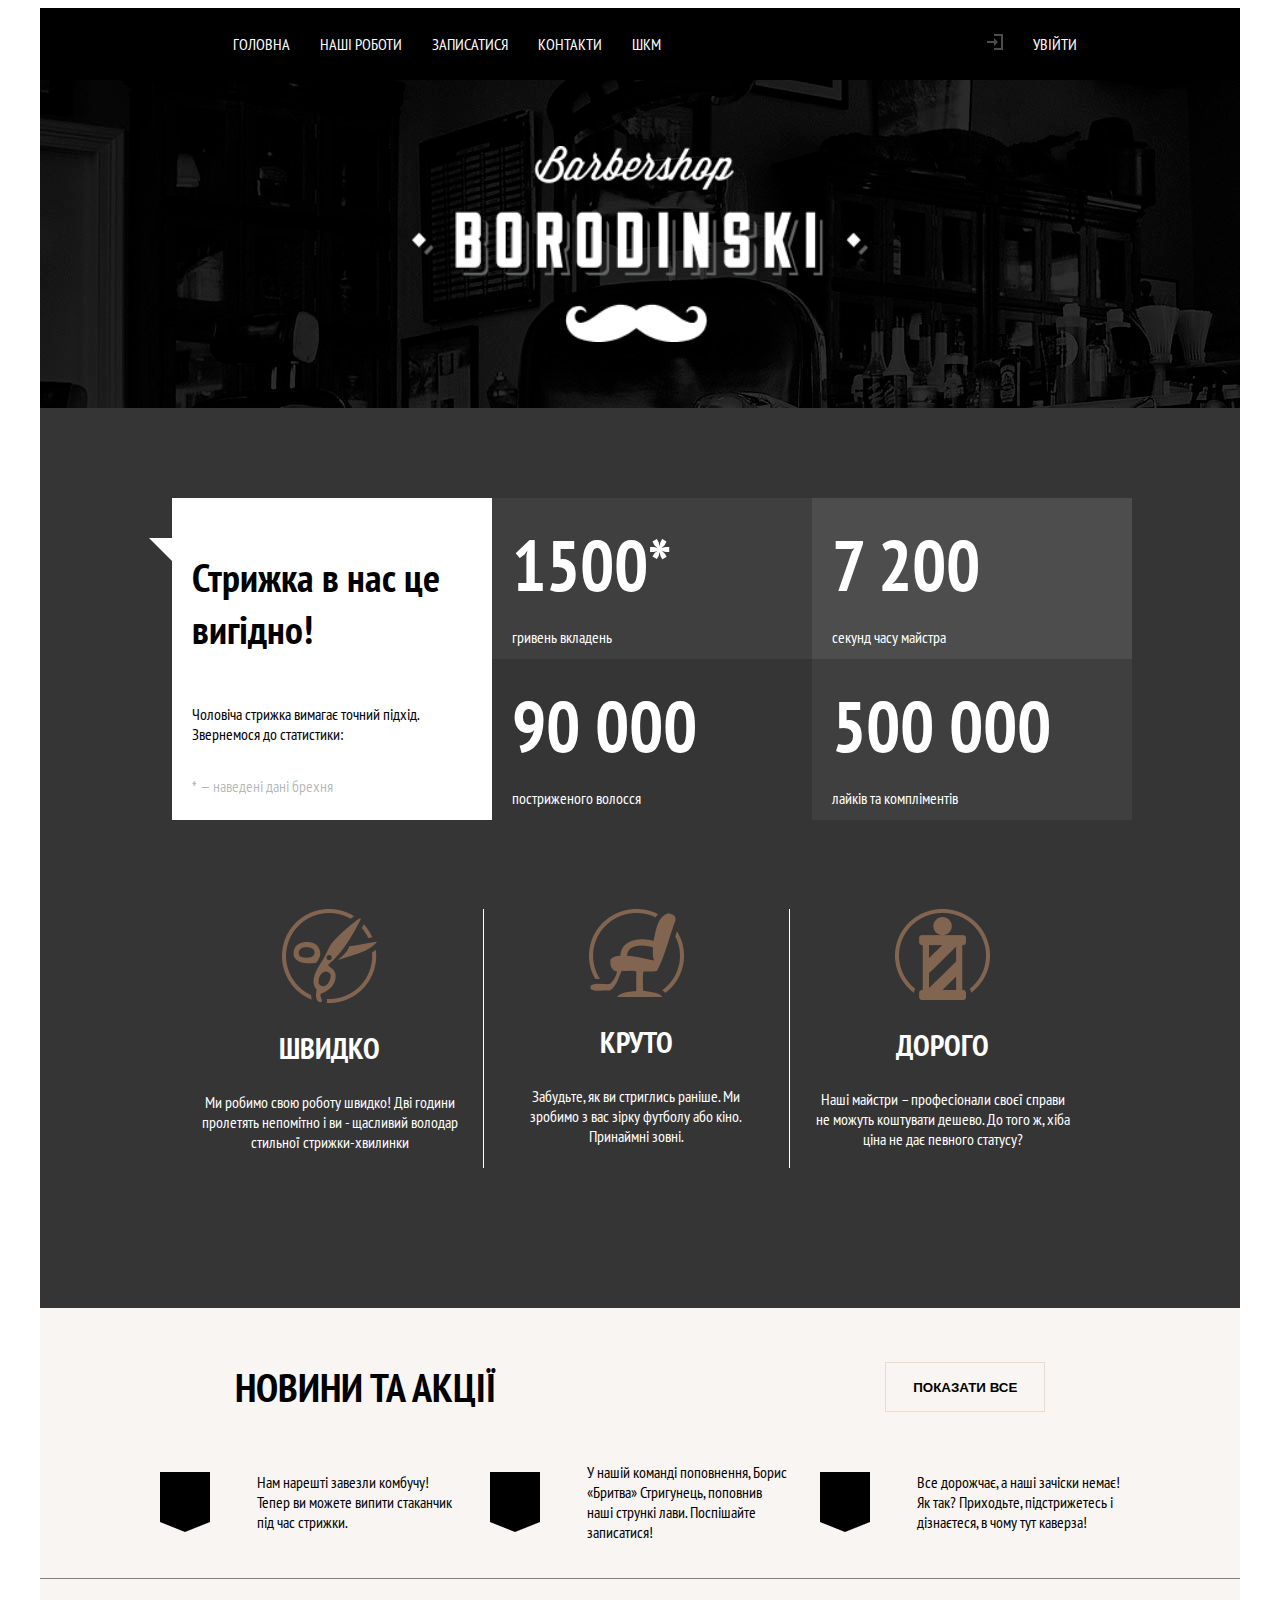
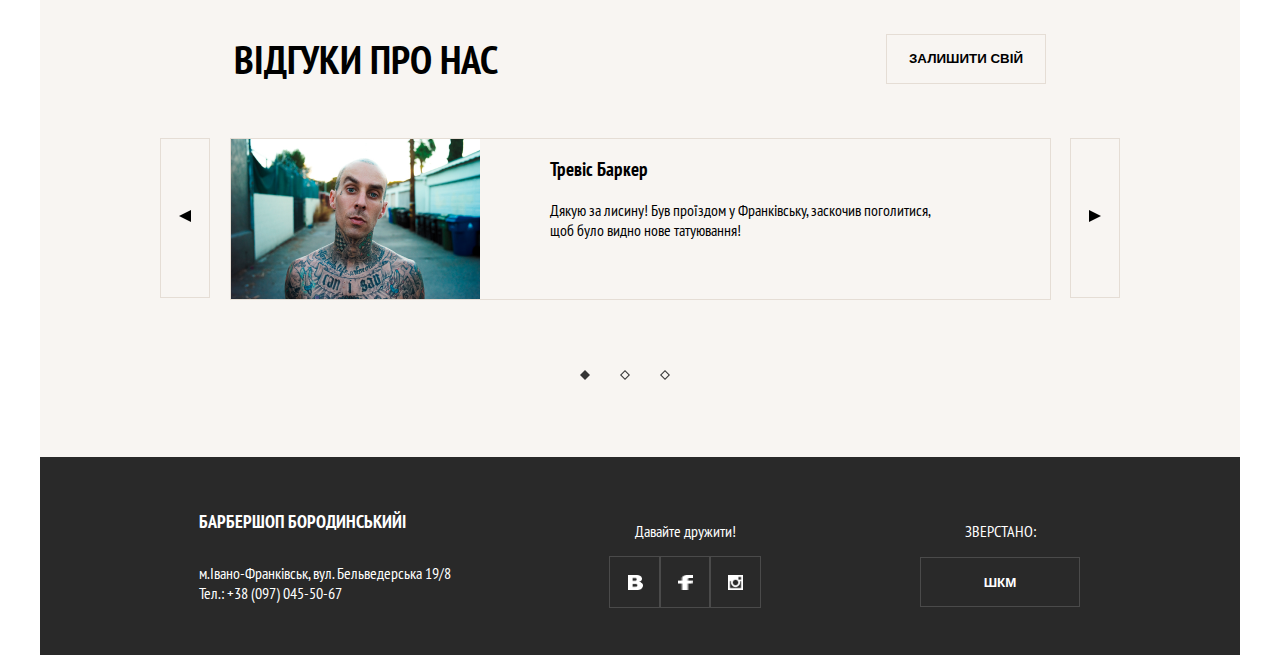
<file: index.html>
<!DOCTYPE html>
<html lang="en">
<head>
    <meta charset="UTF-8">
    <meta http-equiv="X-UA-Compatible" content="IE=edge">
    <meta name="viewport" content="width=device-width, initial-scale=1.0">
    <title>Barber shop</title>
    <link rel="stylesheet" href="css/style.css">
    <link rel="preconnect" href="https://fonts.googleapis.com">
    <link rel="preconnect" href="https://fonts.gstatic.com" crossorigin>
    <link href="https://fonts.googleapis.com/css2?family=PT+Sans+Narrow&display=swap" rel="stylesheet">
</head>
<body>
    <div class="container">
        <header>
            <div class="burger_div">
                <p class="login_burger">ЗАПИСАТИСЯ</p>
               <div class="burger_cont">
                <img src="img/menu button (1).png" class="burger_ok">
                <img src="img/cross.png" class="burger_cross">
               </div>
            </div>
            <nav class="nav">
                <div class="site_navigation">
                    <a href="index.html">ГОЛОВНА</a>
                    <a href="photo.html">НАШІ РОБОТИ</a>
                    <a href="form.html">ЗАПИСАТИСЯ</a>
                    <a href="#">КОНТАКТИ</a>
                    <a href="#">ШКМ</a>
                </div>
                <div class="enter">
                    <img src="img/login icon.png">
                    <a class="login_a">УВІЙТИ</a>
                </div>
            </nav>
            <div class="cabinet">
                <div class="cabinet_contain">
                    <h3>ОСОБИСТИЙ КАБІНЕТ</h3>
                    <p>Введіть свій логін та пароль</p>
                    <div class="inpit_cabmin">
                        <input type="password" value="Прізвище" id="login">
                        <input type="password" value="Ім'я" id="login">
                    </div>
                    <div class="remembetr_contain">
                        <div class="remmember">
                            <input type="checkbox" id="rem">
                            <label for="rem">Запам`ятайте мене</label>
                        </div>
                        <p>Я забув пародь!</p>
                    </div>
                    <button>УВІЙТИ В ОСОБИСТИЙ КАБІНЕТ</button>
                </div>
                <img src="img/cross.png" class="cross_img">
            </div>
            <div class="site_topic">
                <img src="img/logo.png">
            </div>
        </header>
        <div class="adventages">   
            <div class="adv_items">
                <div class="adv add1">
                    <img src="img/advantage-1-icon.png">
                    <div class="adapt_adv">
                        <h2>ШВИДКО</h2>
                        <p>Ми робимо свою роботу швидко!
                        Дві години пролетять непомітно
                        і ви - щасливий володар
                        стильної стрижки-хвилинки</p>
                    </div>
                </div>
                <div class="adv add2">
                    <img src="img/advantage-2-icon.png">
                    <div class="adapt_adv">
                        <h2>КРУТО</h2>
                        <p>Забудьте, як ви стриглись
                        раніше. Ми зробимо з вас
                        зірку футболу або кіно.
                        Принаймні зовні.</p>
                    </div>
                </div>
                <div class="adv add3">
                    <img src="img/advantage-3-icon.png">
                    <div class="adapt_adv">
                        <h2>ДОРОГО</h2>
                        <p>Наші майстри – професіонали
                        своєї справи не можуть коштувати дешево. До того ж, хіба ціна не дає певного статусу?</p>
                    </div>
                </div>
            </div>
            <div class="struzka">
                <img src="img/angle.png">
                <div class="str_container">
                    <div class="big_str">
                        <h2>Стрижка в нас
                            це вигідно!</h2>
                            <p>Чоловіча стрижка вимагає
                                точний підхід. Звернемося
                                до статистики:</p>
                            <p class="lye">* — наведені дані брехня</p>
                    </div>
                    <div class="typic_str">
                        <div class="str str1">
                            <h2>1500*</h2>
                            <p>гривень вкладень</p>
                        </div>
                        <div class="str str2">
                            <h2>7 200</h2>
                            <p>секунд часу майстра</p>
                        </div>
                        <div class="str str3">
                            <h2>90 000</h2>
                            <p>постриженого волосся</p>
                        </div>
                        <div class="str str4">
                            <h2>500 000</h2>
                            <p>лайків та компліментів</p>
                        </div>
                    </div>
                </div>
            </div>
        </div>
        <main>
            <section class="section1">
                <div class="news">
                    <h2>НОВИНИ ТА АКЦІЇ</h2>
                    <button>ПОКАЗАТИ ВСЕ</button>
                </div>
                <div class="news_items">
                    <div>
                        <img src="img/подложка.png">
                        <p>Нам нарешті завезли
                            комбучу! Тепер ви можете
                            випити стаканчик під час
                            стрижки.
                            </p>
                    </div>
                    <div>
                        <img src="img/подложка.png">
                        <p>У нашій команді поповнення, Борис «Бритва» Стригунець, поповнив наші стрункі лави. Поспішайте записатися!</p>
                    </div>
                    <div class="none">
                        <img src="img/подложка.png">
                        <p>Все дорожчає, а наші зачіски немає! Як так? Приходьте, підстрижетесь і дізнаєтеся, в чому тут каверза!</p>
                    </div>
                </div>
            </section>
            <section class="section2">
                <div class="review">
                    <h2>ВІДГУКИ ПРО НАС</h2>
                    <button>ЗАЛИШИТИ СВІЙ</button>
                </div>
                <div class="review_items">
                    <button class="side">
                        <img src="img/left arrow.png">
                    </button>
                    <div class="real_review">
                        <img src="img/photo.png">
                        <div>
                            <h3>Тревіс Баркер</h3>
                            <p>Дякую за лисину! Був проїздом у Франківську, заскочив поголитися, щоб було видно нове татуювання!</p>
                        </div>
                    </div>
                    <button class="side">
                        <img src="img/right arrow.png">
                    </button>
                </div>
                <div class="slider_indications">
                    <img src="img/current slider.png">
                    <img src="img/slider indicator.png">
                    <img src="img/slider indicator.png">
                </div>
            </section>
        </main>
        <footer>
            <div class="footer_text">
                <p><span>БАРБЕРШОП БОРОДИНСЬКИЙІ</span>
                    <br>
                    м.Івано-Франківськ, вул. Бельведерська 19/8
                    <br>
                    Тел.: +38 (097) 045-50-67</p>
            </div>
            <div class="foter_socials">
                <p>
                    Давайте дружити!
                </p>
                <div class="social_img">
                    <div class="img_cont">
                        <img src="img/vk icon.png">
                    </div>
                    <div class="img_cont">
                        <img src="img/fb icon.png">
                    </div>
                    <div class="img_cont">
                        <img src="img/instagram icon.png">
                    </div>
                </div>
            </div>
            <div class="authors">
                <p>ЗВЕРСТАНО:</p>
                <button class="author_button">
                    ШКМ
                </button>
            </div>
        </footer>
    </div>
    <script src="js/script.js"></script>
</body>
</html>
</file>
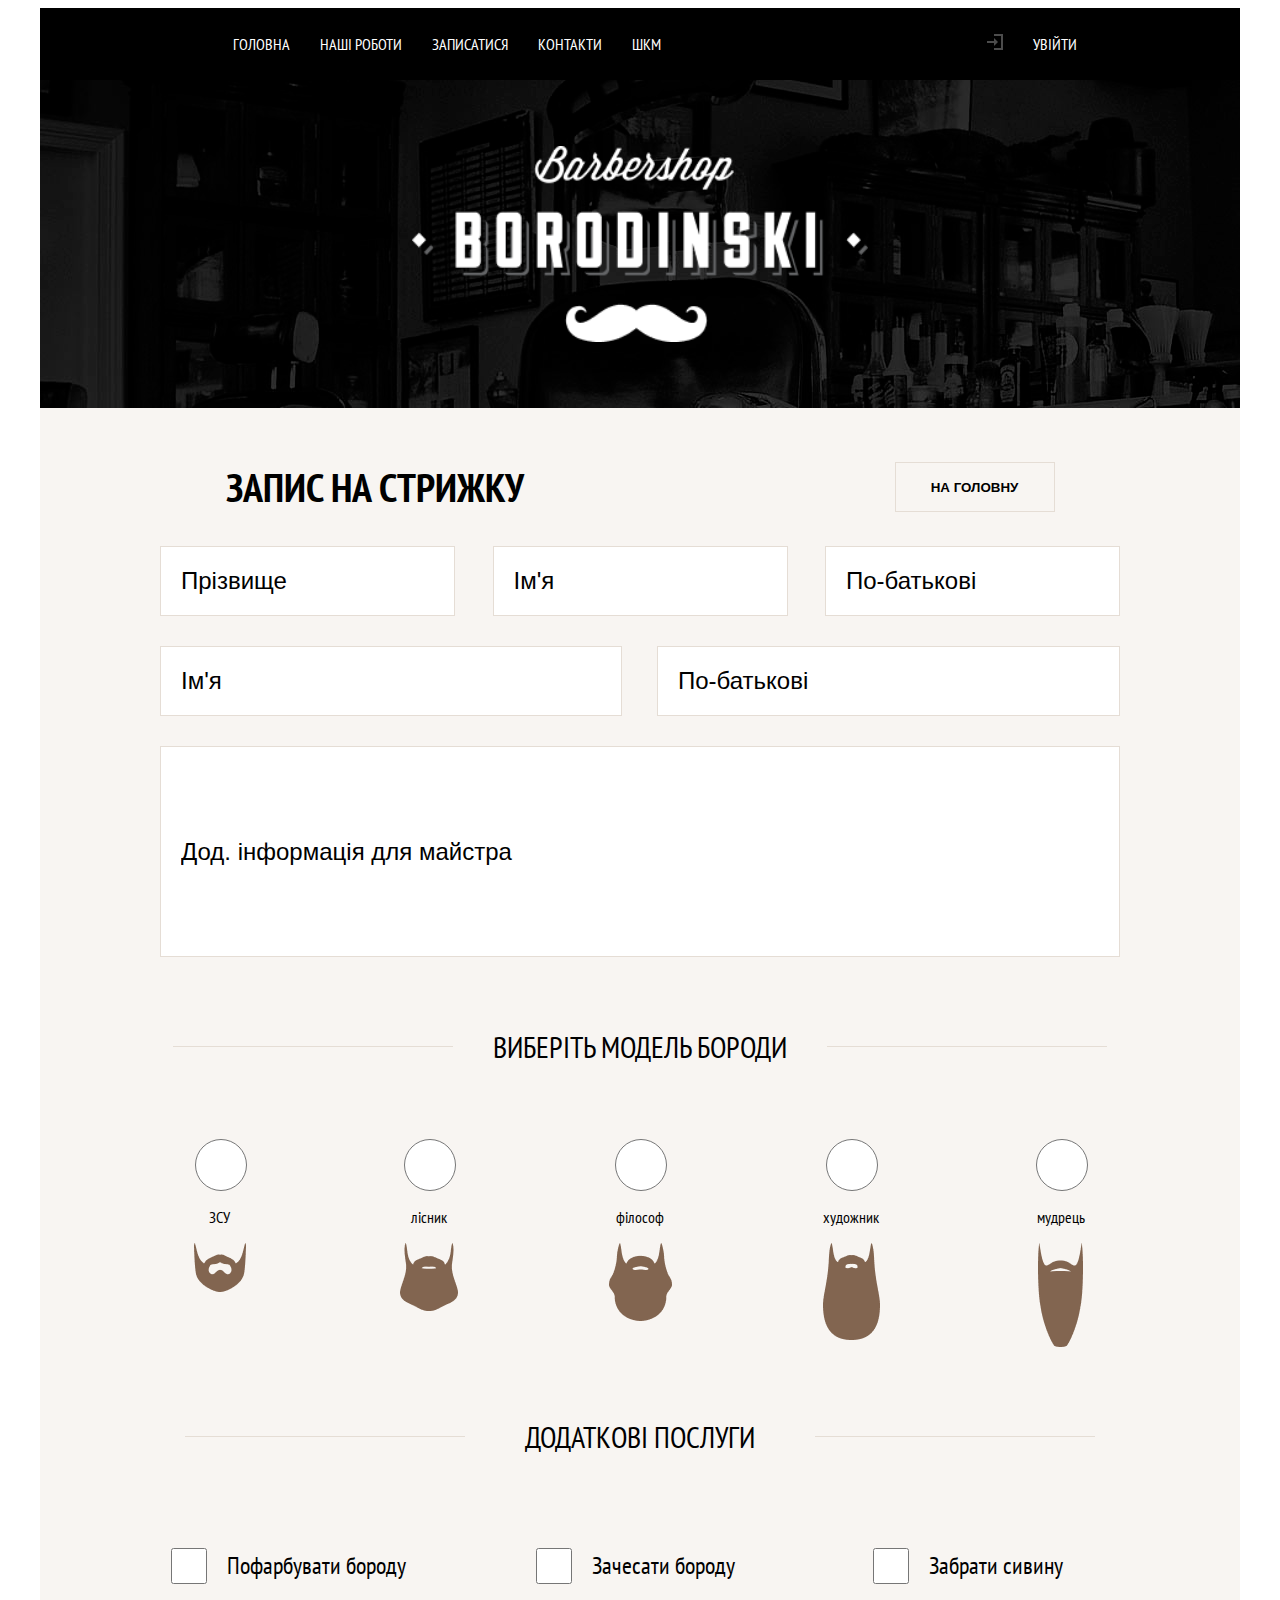
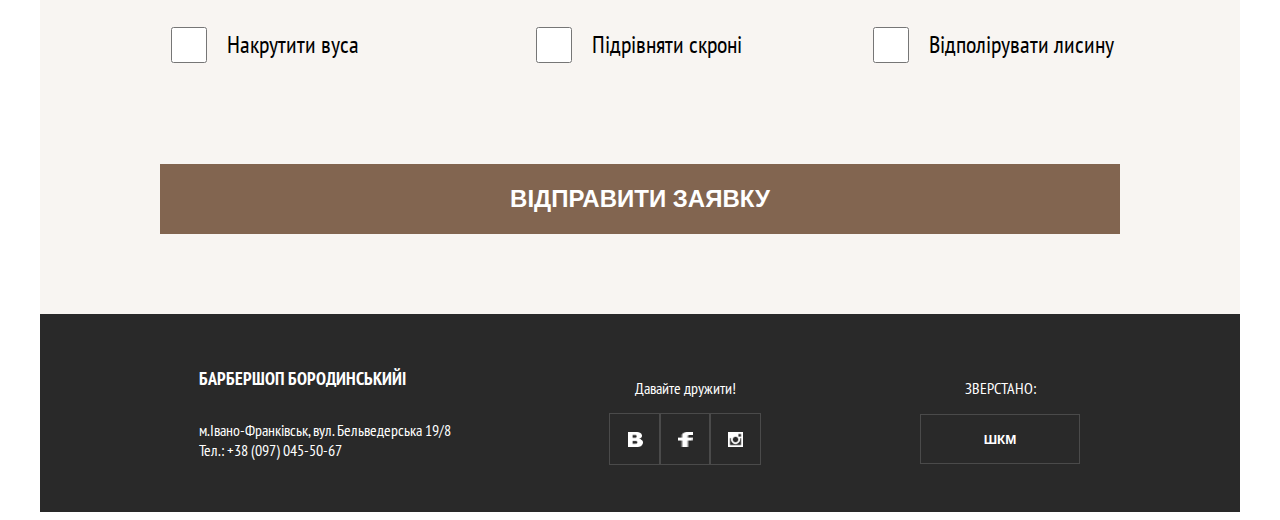
<file: form.html>
<!DOCTYPE html>
<html lang="en">
<head>
    <meta charset="UTF-8">
    <meta http-equiv="X-UA-Compatible" content="IE=edge">
    <meta name="viewport" content="width=device-width, initial-scale=1.0">
    <title>Barber shop</title>
    <link rel="stylesheet" href="css/style.css">
    <link rel="preconnect" href="https://fonts.googleapis.com">
    <link rel="preconnect" href="https://fonts.gstatic.com" crossorigin>
    <link href="https://fonts.googleapis.com/css2?family=PT+Sans+Narrow&display=swap" rel="stylesheet">
    <script
		src="https://code.jquery.com/jquery-3.4.1.js"
		integrity="sha256-WpOohJOqMqqyKL9FccASB9O0KwACQJpFTUBLTYOVvVU="
		crossorigin="anonymous"></script>
	<script>
		function SubForm (){
			$.ajax({
				url:"https://api.apispreadsheets.com/data/8iIyB2YSYbEs78pe/",
				type:"post",
				data:$("#myForm").serializeArray(),
				success: function(){
					alert("Form Data Submitted :)")
				},
				error: function(){
					alert("There was an error :(")
				}
			});
		}
	</script>
</head>
<body>
    <div class="container">
        <header>
            <div class="burger_div">
                <p class="login_burger">ЗАПИСАТИСЯ</p>
               <div class="burger_cont">
                <img src="img/menu button (1).png" class="burger_ok">
                <img src="img/cross.png" class="burger_cross">
               </div>
            </div> 
            <nav class="nav">
                <div class="site_navigation">
                    <a href="index.html">ГОЛОВНА</a>
                    <a href="photo.html">НАШІ РОБОТИ</a>
                    <a href="form.html">ЗАПИСАТИСЯ</a>
                    <a href="#">КОНТАКТИ</a>
                    <a href="#">ШКМ</a>
                </div>
                <div class="enter">
                    <img src="img/login icon.png">
                    <a class="login_a">УВІЙТИ</a>
                </div>
            </nav> 
            <div class="cabinet">
                <div class="cabinet_contain">
                    <h3>ОСОБИСТИЙ КАБІНЕТ</h3>
                    <p>Введіть свій логін та пароль</p>
                    <div class="inpit_cabmin">
                        <input type="password" value="Прізвище" id="login">
                        <input type="password" value="Ім'я" id="login">
                    </div>
                    <div class="remembetr_contain">
                        <div class="remmember">
                            <input type="checkbox" id="rem">
                            <label for="rem">Запам`ятайте мене</label>
                        </div>
                        <p>Я забув пародь!</p>
                    </div>
                    <button>УВІЙТИ В ОСОБИСТИЙ КАБІНЕТ</button>
                </div>
                <img src="img/cross.png" class="cross_img">
            </div>
            <div class="site_topic">
                <img src="img/logo.png">
            </div>
        </header>
        <main>
            <div class="news">
                <h2>ЗАПИС НА СТРИЖКУ</h2>
                <button><a href="index.html">НА ГОЛОВНУ</a></button>
            </div>
            <form id="myForm">
                <div class="bigl">
                    <input type="text" value="Прізвище" id="big_label" name="surname_form">
                    <input type="text" value="Ім'я" id="big_label" name="name_form">
                    <input type="text" value="По-батькові" id="big_label" name="bat_form">
                </div>
                <div class="smalll">
                    <input type="text" value="Ім'я" id="main_label1">
                    <input type="text" value="По-батькові" id="main_label2">
                </div>
                <input type="text" value="Дод. інформація для майстра" id="custom-textarea" name="master_form">
            </form>
            <div class="central_division c1">
                <img src="img/Line 1.png">
                <p>ВИБЕРІТЬ МОДЕЛЬ БОРОДИ</p>
                <img src="img/Line 1.png">
            </div>
            <div class="fail">
                <h3>НЕВДАЧА</p>
                <p>Що сь пішло не так! Перевірте виділені червоним поля форми.</p>
                <button class="fail_ok">ОК</button>
            </div>
            <div class="beard">
                <div>
                    <input type="radio" name="beard" class="fail_input">
                    <p>ЗСУ</p>
                    <img src="img/beard-1.png">
                </div>
                <div>
                    <input type="radio" name="beard" class="fail_input">
                    <p>лісник</p>
                    <img src="img/beard-2.png">
                </div>
                <div>
                    <input type="radio" name="beard" class="fail_input">
                    <p>філософ</p>
                    <img src="img/beard-3.png">
                </div>
                <div>
                    <input type="radio" name="beard" class="fail_input">
                    <p>художник</p>
                    <img src="img/beard-4.png">
                </div>
                <div>
                    <input type="radio" name="beard" class="fail_input">
                    <p>мудрець</p>
                    <img src="img/beard-5.png">
                </div>
            </div>
            <div class="central_division c2">
                <img src="img/Line 1.png">
                <p>ДОДАТКОВІ ПОСЛУГИ</p>
                <img src="img/Line 1.png">
            </div>
            <div class="yspix">
                <h3>ЦЕ УСПІХ!</p>
                <p>Ваша заявка відправлена. Очікуйте, ми зв’яжемось з вамияу тільки буде хвилинка</p>
                <button class="good_ok">ЗАКРИТИ ВІКНО</button>
            </div>
            <div class="optional">
                <div class="option">
                    <div>
                        <input type="checkbox" class="yspix_inpiut">
                        <p>Пофарбувати бороду</p>
                    </div>
                    <div>
                        <input type="checkbox" class="yspix_inpiut">
                        <p>Накрутити вуса</p>
                    </div>
                </div>
                <div class="option">
                    <div>
                        <input type="checkbox" class="yspix_inpiut">
                        <p>Зачесати бороду</p>
                    </div>
                    <div>
                        <input type="checkbox" class="yspix_inpiut">
                        <p>Підрівняти скроні</p>
                    </div>
                </div>
                <div class="option">
                    <div>
                        <input type="checkbox" class="yspix_inpiut">
                        <p>Забрати сивину</p>
                    </div>
                    <div>
                        <input type="checkbox" class="yspix_inpiut">
                        <p>Відполірувати лисину</p>
                    </div>
                </div>
            </div>
            <button onclick='SubForm()' type="submit">ВІДПРАВИТИ ЗАЯВКУ</button>
        </main>
        <footer>
            <div class="footer_text">
                <p><span>БАРБЕРШОП БОРОДИНСЬКИЙІ</span>
                    <br>
                    м.Івано-Франківськ, вул. Бельведерська 19/8
                    <br>
                    Тел.: +38 (097) 045-50-67</p>
            </div>
            <div class="foter_socials">
                <p>
                    Давайте дружити!
                </p>
                <div class="social_img">
                    <div class="img_cont">
                        <img src="img/vk icon.png">
                    </div>
                    <div class="img_cont">
                        <img src="img/fb icon.png">
                    </div>
                    <div class="img_cont">
                        <img src="img/instagram icon.png">
                    </div>
                </div>
            </div>
            <div class="authors">
                <p>ЗВЕРСТАНО:</p>
                <button class="author_button">
                    ШКМ
                </button>
            </div>
        </footer>
    </div>
    <script src="js/script.js"></script>
</body>
</html>
</file>
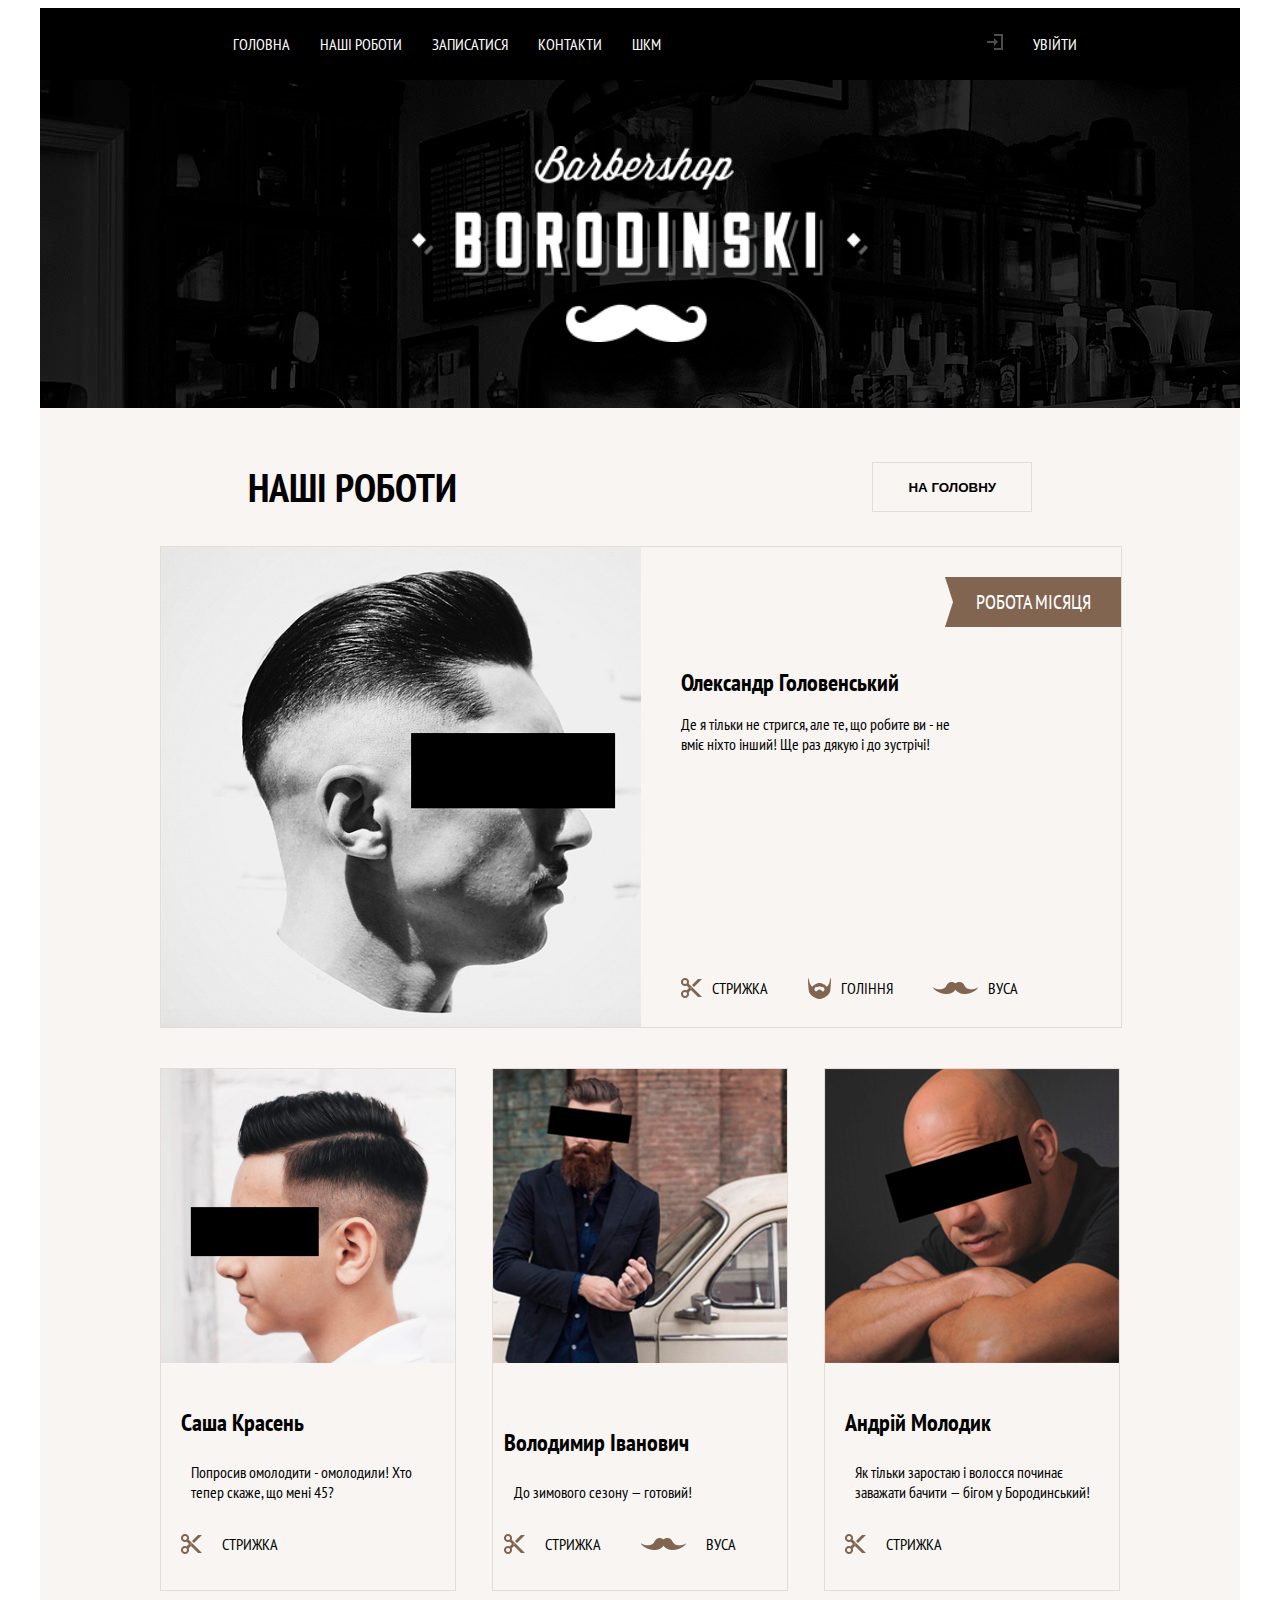
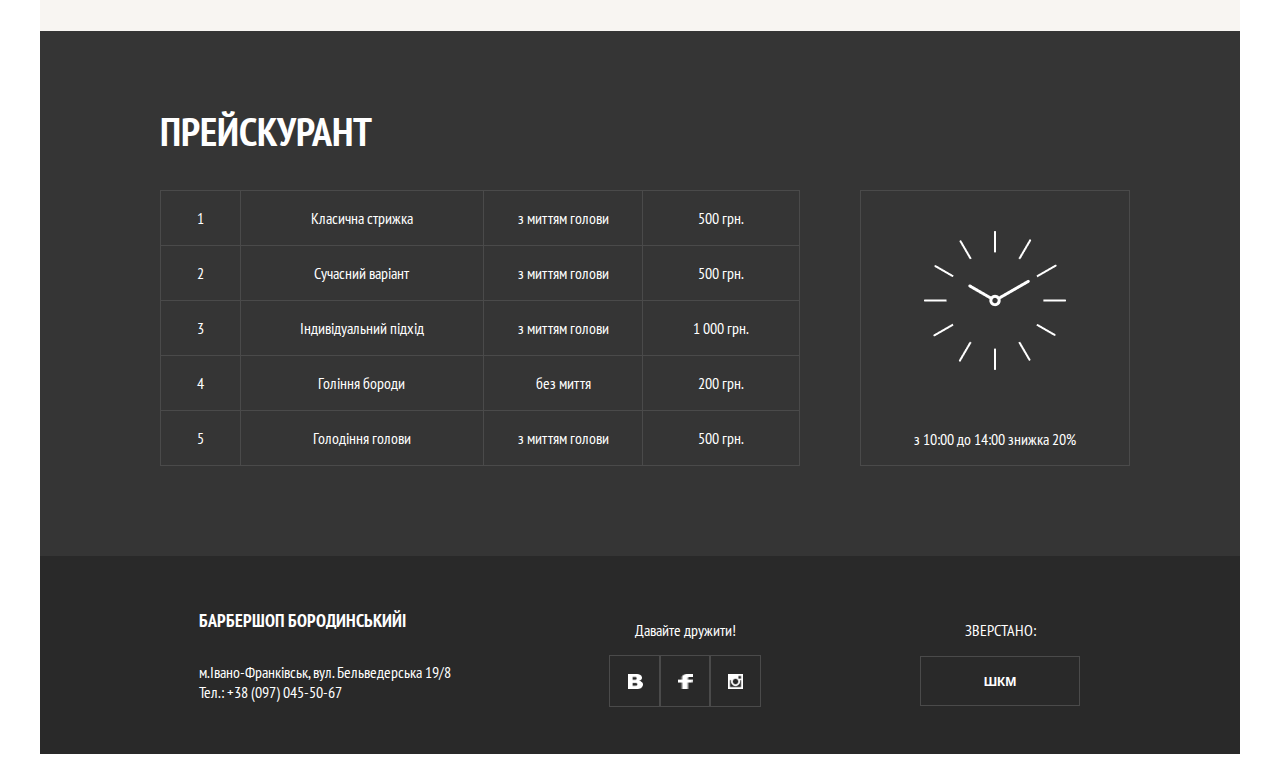
<file: photo.html>
<!DOCTYPE html>
<html lang="en">
<head>
    <meta charset="UTF-8">
    <meta http-equiv="X-UA-Compatible" content="IE=edge">
    <meta name="viewport" content="width=device-width, initial-scale=1.0">
    <title>Barber shop</title>
    <link rel="stylesheet" href="css/style.css">
    <link rel="preconnect" href="https://fonts.googleapis.com">
    <link rel="preconnect" href="https://fonts.gstatic.com" crossorigin>
    <link href="https://fonts.googleapis.com/css2?family=PT+Sans+Narrow&display=swap" rel="stylesheet">
</head>
<body>
    <div class="container">
        <header>
            <div class="burger_div">
                <p class="login_burger">РОБОТИ</p>
               <div class="burger_cont">
                <img src="img/menu button (1).png" class="burger_ok">
                <img src="img/cross.png" class="burger_cross">
               </div>
            </div>
            <nav class="nav">
                <div class="site_navigation">
                    <a href="index.html">ГОЛОВНА</a>
                    <a href="photo.html">НАШІ РОБОТИ</a>
                    <a href="form.html">ЗАПИСАТИСЯ</a>
                    <a href="#">КОНТАКТИ</a>
                    <a href="#">ШКМ</a>
                </div>
                <div class="enter">
                    <img src="img/login icon.png">
                    <a class="login_a">УВІЙТИ</a>
                </div>
            </nav>
            <div class="cabinet">
                <div class="cabinet_contain">
                    <h3>ОСОБИСТИЙ КАБІНЕТ</h3>
                    <p>Введіть свій логін та пароль</p>
                    <div class="inpit_cabmin">
                        <input type="password" value="Прізвище" id="login">
                        <input type="password" value="Ім'я" id="login">
                    </div>
                    <div class="remembetr_contain">
                        <div class="remmember">
                            <input type="checkbox" id="rem">
                            <label for="rem">Запам`ятайте мене</label>
                        </div>
                        <p>Я забув пародь!</p>
                    </div>
                    <button>УВІЙТИ В ОСОБИСТИЙ КАБІНЕТ</button>
                </div>
                <img src="img/cross.png" class="cross_img">
            </div>
            <div class="site_topic">
                <img src="img/logo.png">
            </div>
        </header>
        <main class="main1">
            <div class="news">
                <h2>НАШІ РОБОТИ</h2>
                <button><a href="index.html">НА ГОЛОВНУ</a></button>
            </div>
            <div class="vidgyku">
                <div class="middle_vidgyk">
                    <div class="face_div">
                        <img src="img/photo-1-desktop.jpg" class="face_vidgyk">
                    </div>
                    <div class="person_info">
                        <div class="month_work">
                            <p>РОБОТА МІСЯЦЯ</p>
                        </div>
                        <div class="oleksa_info">
                            <span>Олександр Головенський</span>
                            <p>Де я тільки не стригся, але те, що робите ви - не вміє ніхто інший! Ще раз дякую і до зустрічі!</p>
                        </div>
                        <div class="work_types v1">
                            <div class="d1">
                                <img src="img/scissors-icon.png">
                                <p>СТРИЖКА</p>
                            </div>
                            <div class="d2">
                                <img src="img/beard-icon.png">
                                <p>ГОЛІННЯ</p>
                            </div>
                            <div class="d3">
                                <img src="img/mustache-icon.png">
                                <p>ВУСА</p>
                            </div>
                        </div>
                    </div>
                </div>
                <div class="other_vidguks">
                    <div class="vidgyk">
                        <img src="img/photo-2-desktop.png" class="vidgyk_img">
                        <div class="vidgyk2">
                            <h3>Саша Красень</h3>
                            <p>Попросив омолодити - омолодили!
                            Хто тепер скаже, що мені 45? </p>
                            <div class="d d1">
                                <img src="img/scissors-icon.png">
                                <p>СТРИЖКА</p>
                            </div>
                        </div>
                    </div>
                    <div class="vidgyk">
                        <img src="img/photo-3-desktop.png" class="vidgyk_img">
                        <div class="vidgyk2">
                            <h3>Володимир Іванович</h3>
                            <p>До зимового сезону — готовий!</p>
                            <div class="work_types v2">
                                <div class="d d1">
                                    <img src="img/scissors-icon.png">
                                    <p>СТРИЖКА</p>
                                </div>
                                <div class="d d3">
                                    <img src="img/mustache-icon.png">
                                    <p>ВУСА</p>
                                </div>
                            </div>
                        </div>
                    </div>
                    <div class="vidgyk">
                        <img src="img/photo-4-desktop.jpg" class="vidgyk_img">
                        <div class="vidgyk2">
                            <h3>Андрій Молодик</h3>
                            <p>Як тільки заростаю і волосся починає заважати бачити — бігом у Бородинський!</p>
                            <div class="d d1">
                                <img src="img/scissors-icon.png">
                                <p>СТРИЖКА</p>
                            </div>
                        </div>
                    </div>
                </div>
            </div>
        </main>
        <div class="pracecurant">
            <h2>ПРЕЙСКУРАНТ</h2>
            <div class="scedule">
                <section>
                    <div class="scedule_cont">
                        <div>
                            <p>Класична стрижка</p>
                            <p>з миттям голови</p>
                        </div>
                        <p>1 500 руб.</p>
                    </div>
                    <div class="scedule_cont">
                        <div>
                            <p>Сучасний варіант</p>
                            <p>з миттям голови</p>
                        </div>
                        <p>1 500 руб.</p>
                    </div>
                    <div class="scedule_cont">
                        <div>
                            <p>Індивідуальний підхід</p>
                            <p>з миттям голови</p>
                        </div>
                        <p>2 000 руб.</p>
                    </div>
                    <div class="scedule_cont">
                        <div>
                            <p>Гоління голови</p>
                            <p>без миття</p>
                        </div>
                        <p>500 руб.</p>
                    </div>
                    <div class="scedule_cont">
                        <div>
                            <p>Гоління голови</p>
                            <p>з миттям голови</p>
                        </div>
                        <p>1 000 руб.</p>
                    </div>
                </section>
                <table class="table">
                    <tr class="tr">
                      <td>1</td>
                      <td>Класична стрижка</td>
                      <td>з миттям голови</td>
                      <td>500 грн.</td>
                    </tr>
                    <tr class="tr">
                      <td>2</td>
                      <td>Сучасний варіант</td>
                      <td>з миттям голови</td>
                      <td>500 грн.</td>
                    </tr>
                    <tr class="tr">
                      <td>3</td>
                      <td>Індивідуальний підхід</td>
                      <td>з миттям голови</td>
                      <td>1 000 грн.</td>
                    </tr>
                    <tr class="tr">
                      <td>4</td>
                      <td>Гоління бороди</td>
                      <td>без миття</td>
                      <td>200 грн.</td>
                    </tr>
                    <tr class="tr">
                      <td>5</td>
                      <td>Голодіння голови</td>
                      <td>з миттям голови</td>
                      <td>500 грн.</td>
                    </tr>
                  </table>
                  <div class="clock">
                    <img src="img/clock illustration.png">
                    <p>з 10:00 до 14:00
                        знижка 20%</p>
                  </div>
            </div>
        </div>
        <footer>
            <div class="footer_text">
                <p><span>БАРБЕРШОП БОРОДИНСЬКИЙІ</span>
                    <br>
                    м.Івано-Франківськ, вул. Бельведерська 19/8
                    <br>
                    Тел.: +38 (097) 045-50-67</p>
            </div>
            <div class="foter_socials">
                <p>
                    Давайте дружити!
                </p>
                <div class="social_img">
                    <div class="img_cont">
                        <img src="img/vk icon.png">
                    </div>
                    <div class="img_cont">
                        <img src="img/fb icon.png">
                    </div>
                    <div class="img_cont">
                        <img src="img/instagram icon.png">
                    </div>
                </div>
            </div>
            <div class="authors">
                <p>ЗВЕРСТАНО:</p>
                <button class="author_button">
                    ШКМ
                </button>
            </div>
        </footer>
    </div>
    <script src="js/script.js"></script>
</body>
</html>
</file>
<file: css/style.css>
*{
     color: black;
}
a{
    text-decoration: none;
}
button:hover{
    box-shadow: 0px 4px 8px rgba(0, 0, 0, 0.2);
}
.container{
    position: relative;
    width: 1200px;
    margin: 0 auto;
    background-color: #F8F5F2;
    font-family: 'PT Sans Narrow', sans-serif;
    overflow: hidden;
}
.nav1{
    display: block;
    width: 250px;
    height: 568px;
    background-color: #6A4D38;
    box-sizing: border-box;
    padding-top: 20px;
}
.nav1 a{
    background-color: #826550;
    margin-bottom: 20px;
    height: 50px;
    display: flex;
    align-items: center;
    justify-content: center;
}
.site_navigation1{
    flex-direction: column;
}
.burger_cross{
    display: none;
}
.burger_cross1{
    display: block;
}
.burger_ok1{
    display: none;
}
#login{
    border-radius: 10px;
}
.remembetr_contain{
    display: flex;
    justify-content: space-between;
}
.remmember{
    display: flex;
    align-items: center;
}
.cabinet{
    position: absolute;
    width: 563px;
    display: flex;
    justify-content: space-between;
    align-items: flex-start;
    left: 400px;
    display: none;
    box-sizing: border-box;
}
.cabinet1{
    display: flex;
}
.cabinet button{
    width: 320px;
    height: 50px;
    border: none;
    background-color: #826550;
    display: flex;
    align-items: center;
    justify-content: center;
    color: white;
}
.cabinet_contain{
    width: 460px;
    height: 502px;
    background-color: #E5DDD5;
    box-sizing: border-box;
    padding: 20px;
    display: flex;
    flex-direction: column;
    justify-content: space-evenly;
    align-items: center;
}
.inpit_cabmin{
    width: 320px;
}
.inpit_cabmin input{
    width: 320px;
}
header{
    color: white;
    background-image: url(../img/back-desktop.png);
    height: 400px;
    position: relative;
}
header a{
    color: white;
    margin-left: 30px;
}
header a:hover{
    text-decoration: 3px underline #826550;
}
nav{
    height: 72px;
    background-color: black;
    display: flex;
    justify-content: space-around;
    align-items: center;
}
.site_navigation{
    display: flex;
}
.enter{
    display: flex;
}
.enter img{
    width: 16px;
    height: 16px;
}
.site_topic{
    display: flex;
    justify-content: center;
    align-items: center;
    height: 328px;
}
.site_topic img{
    width: 456px;
    height: 196px;
}
.adventages{
    background: #353535;
    height: 900px;
    display: flex;
    flex-direction: column-reverse;
    align-items: center;
    box-sizing: border-box;
    padding-bottom: 50px;
    justify-content: space-evenly;
}
.struzka{
    display: flex;
}
.struzka img{
    width: 23px;
    height: 23px;
    margin-top: 40px;
}
.str p{
    color: white;
}
.str h2{
    color: white;
    font-size: 72px;
    margin: 0;
}
.str_container{
    display: flex;
}
.big_str{
    background-color: white;
    width: 320px;
    height: 322px;
    box-sizing: border-box;
    padding: 20px;
    display: flex;
    flex-direction: column;
    justify-content: space-evenly;
}
.big_str h2{
    font-size: 40px;
}
.lye{
    color: #0000004D;
}
.typic_str{
    display: grid;
    grid-template-columns: 1fr 1fr;
    grid-template-rows: 1fr 1fr;
}
.str{
    width: 320px;
    height: 161px;
    box-sizing: border-box;
    padding: 20px;
}
.str1{
    background-image: url(../img/pdl\ \(3\).png);
    grid-row: 1/2;
    grid-column: 1/2;
}
.str2{
    background-image: url(../img/pdl\ \(4\).png);
    grid-row: 1/2;
    grid-column: 2/3;
}
.str3{
    background-color: inherit;
    grid-row: 2/3;
    grid-column: 1/2;
}
.str4{
    background-image: url(../img/pdl\ \(5\).png);
    grid-row: 2/3;
    grid-column: 2/3;   
}
.adv_items{
    width: 926px;
    display: flex;
}
button{
    font-weight: 700;
}
.adv{
    display: flex;
    flex-direction: column;
    align-items: center;
    width: 33%;
}
.adapt_adv h2{
    text-align: center;
}
.adv p{
    width: 256px;
    text-align: center;
    color: white;
}
.adv h2{
    color: white;
    font-size: 30px;
}
.add1, .add2{
    border-right: 1px solid #FFFFFF;
}
main{
    min-height: 729px;
}
.section1{
    border-bottom: 1px solid grey;
}
.news{
    display: flex;
    margin-top: 20px;
    justify-content: space-around;
    align-items: center;
}
.news button{
    width: 160px;
    height: 50px;
    border: 1px solid #E5DDD5;
    background: none;
}
.news h2{
    font-size: 40px;
    font-weight: 700;
}
.news_items{
    width: 960px;
    margin: 0 auto;
    display: flex;
    justify-content: space-between;
    margin-bottom: 20px;
}
.news_items div{
    width: 300px;
    display: flex;
    justify-content: space-between;
    align-items: center;
}
.none{
    display: flex;
}
.news_items img{
    width: 50px;
    height: 60px;
}
.news_items p{
    width: 203px;
}
.review{
    display: flex;
    margin-top: 20px;
    justify-content: space-around;
    align-items: center;
}
.review h2{
    font-size: 40px;
    font-weight: 700;
}
.review button{
    width: 160px;
    height: 50px;
    border: 1px solid #E5DDD5;
    background: none;
}
.side{
    background: none;
    width: 50px;
    height: 160px;
    border: 1px solid #E5DDD5;
}
.real_review{
    width: 819px;
    border: 1px solid #E5DDD5;
    display: flex;
}
.real_review p{
    width: 400px;
}
.real_review h3{
    font-weight: 700;
}
.real_review img{
    margin-right: 70px;
}
.review_items{
    display: flex;
    width: 80%;
    margin: 0 auto;
    justify-content: space-between;
    margin-top: 20px;
}
footer{
    background: #292929;
    height: 198px;
    color: white;
    display: flex;
    justify-content: space-evenly;
    align-items: center;
}
footer p{
    color: white;
}
footer span{
    font-size: 18px;
    font-weight: bold;
    color: white;
    display: block;
    margin-bottom: 10px;
}
.foter_socials{
    width: 150px;
    display: flex;
    flex-direction: column;
    align-items: center;
}
.social_img{
    display: flex;
}
.img_cont{
    width: 50px;
    height: 50px;
    display: flex;
    justify-content: center;
    align-items: center;
    outline: 1px solid #4A4A4A;
}
.img_cont img{
    width: 15px;
    height: 15px;
}
.author_button{
    border: 1px solid #4A4A4A;
    background: none;
    width: 160px;
    height: 50px;
    display: flex;
    justify-content: center;
    align-items: center;
    color: white
}
.authors{
    width: 162px;
    display: flex;
    flex-direction: column;
    align-items: center;
}
.slider_indications{
    margin-top: 70px;
    display: flex;
    justify-content: center;
}
.slider_indications img{
    margin-right: 30px;
    width: 10px;
    height: 10px;
}
.vidgyku{
    width: 960px;
    margin: 0 auto;
    margin-bottom: 40px;
}
.vidgyku img{
    width: 480px;
    height: 480px;
}
.middle_vidgyk{
    width: 960px;
    height: 480px;
    display: flex;
    border: 1px solid #E5DDD5;
    margin-bottom: 40px;
}
.person_info{
    width: 480px;
    box-sizing: border-box;
    padding-top: 30px;
    display: flex;
    flex-direction: column;
    height: 480px;
}
.month_work{
    width: 176px;
    height: 50px;
    color: white;
    display: flex;
    justify-content: center;
    align-items: center;
    background-image: url(../img/label\ \(1\).png);
    background-size: cover;
    margin-bottom: 40px;
    align-self: flex-end;
}
.month_work p{
    color: white;
    font-size: 20px;
}
.person_info span{
    font-size: 24px;
    font-weight: 700;
}
.oleksa_info{
    width: 294px;
    align-self: flex-start;
    margin-left: 40px;
}
.work_types{
    display: flex;
}
.v1{
    width: 400px;
    align-self: flex-start;
    margin-top: 40%;
    margin-left: 40px;
}
.d1 img{
    width: 21px;
    height: 20px;
    margin-right: 10px;
}
.d2 img{
    width: 23px;
    height: 21px;
    margin-right: 10px;
}
.d3 img{
    width: 45px;
    height: 12px;
    margin-right: 10px;
}
.work_types div{
    display: flex;
    align-items: center;
    margin-right: 40px;
}
.other_vidguks{
    display: flex;
    margin: 0 auto;
    justify-content: space-between;
}
.vidgyk{
    width: 294px;
    display: flex;
    flex-direction: column;
    justify-content: space-between;
    align-items: center;
    border: 1px solid #E5DDD5;
}
.vidgyk_img{
    max-width: 294px;
    max-height: 294px;
}
.d{
    display: flex;
    align-items: center;
}
.other_vidguks h3{
    font-size: 24px;
}
.vidgyk p{
    margin-left: 10px;
}
.pracecurant{
    height: 525px;
    background-color: #353535;
    box-sizing: border-box;
    padding-top: 40px;
}
.scedule{
    display: flex;
}
.pracecurant h2{
    font-size: 40px;
    margin-left: 10%;
    color: white;
}
.table{
    border-collapse: collapse;
    width: 640px;
    margin-left: 10%;
    margin-right: 5%;
}
td {
    border: 1px solid #4A4A4A;
    padding: 8px;
    text-align: center;
    color: white;
  }
  
  td:nth-child(1) {
    width: 72px;
  }
  
  td:nth-child(2) {
    width: 249px;
  }
  
  td:nth-child(3),
  td:nth-child(4) {
    width: 159px;
  }
.clock{
    border: 1px solid #4A4A4A;
    width: 270px;
    height: 276px;
    display: flex;
    flex-direction: column;
    align-items: center;
    justify-content: space-between;
    box-sizing: border-box;
    padding-top: 40px;
}
.pracecurant p{
    color: white;
}
form{
    margin: 0 auto;
    width: 80%;
    display: flex;
    flex-direction: column;
}
.bigl{
    display: flex;
    justify-content: space-between;
    margin-bottom: 30px;
}
.smalll{
    display: flex;
    justify-content: space-between;
    margin-bottom: 30px;
}
input{
    border: 1px solid #E5DDD5;
    box-sizing: border-box;
    padding-left: 20px;
    font-size: 24px;
    height: 70px;
}
#big_label{
    width: 295px;
}
#main_label1{
    width: 462px;
}
#main_label2{
    width: 463px;
    margin-right: 0px;
}
#custom-textarea{
    width: 100%;
    height: 211px;
    border: 1px solid #E5DDD5;
    font-size: 24px;
}
.central_division{
    display: flex;
    justify-content: center;
    align-items: center;
    margin-top: 40px;
    margin-bottom: 40px;
}
.central_division p{
    font-size: 30px;
}
.central_division img{
    width: 280px;
    height: 1px;
}
.c1 p{
    margin-left: 40px;
    margin-right: 40px;
}
.c2 p{
    margin-left: 60px;
    margin-right: 60px;
}
.beard{
    display: flex;
    justify-content: space-evenly;
}
.yspix{
    background-color: #E5DDD5;
    width: 320px;
    display: flex;
    flex-direction: column;
    align-items: center;
    justify-content: space-evenly;
    margin-left: 37%;
    display: none;
}
.yspix1{
    display: flex;
}
.yspix button{
    width: 200px;
    height: 50px;
    background-color: #826550;
    color: white;
    display: flex;
    align-items: center;
    justify-content: center;
    border: none;
}
.yspix p{
    width: 200px;
}
.fail{
    background-color: #E5DDD5;
    width: 320px;
    display: flex;
    flex-direction: column;
    align-items: center;
    justify-content: space-evenly;
    margin-left: 37%;
    display: none;
}
.fail1{
    display: flex;
}
.fail p{
    width: 151px;
}
.fail button{
    width: 200px;
    height: 50px;
    background-color: #826550;
    color: white;
    display: flex;
    align-items: center;
    justify-content: center;
    border: none;
}
.beard div{
    display: flex;
    align-items: center;
    flex-direction: column;
}
.optional{
    display: flex;
    justify-content: space-evenly;
    font-size: 24px;
    margin-bottom: 40px;
}
input[type="radio"]{
    width: 52px;
    height: 52px;
    border-color: #E5DDD5;
}
input[type="radio"]:checked {
    background-color: #826550;
}
input[type="checkbox"]{
    width: 36px;
    height: 36px;
    border-color: #E5DDD5;
}
input[type="checkbox"]:checked {
    background-color: none;
}
.option div{
    display: flex;
    align-items: center;
}
.option input{
    margin-right: 20px;
}
button[type="submit"]{
    width: 80%;
    height: 70px;
    background-color: #826550;
    display: flex;
    align-items: center;
    justify-content: center;
    font-size: 24px;
    color: white;
    margin: 0 auto;
    border: none;
    margin-bottom: 80px;
    margin-top: 80px;
}
.burger_div{
    height: 50px;
    width: 100%;
    background-color: #826550;
    color: white;
    display: none;
}
.vidgyk2{
    padding: 20px;
}
@media(min-width: 768px) and (max-width: 1023px){
    .cabinet{
        left: 150px;
    }
    .container{
        width: 768px;
    }
    .str_container{
        display: block;
    }
    .big_str{
        width: 100%;
        height: 186px;
        padding-bottom: 40px;
    }
    .struzka img{
        margin-top: 80px;
    }
    .adv_items{
        display: flex;
        flex-direction: column;
        justify-content: space-evenly;
        align-items: center;
        width: 100%;
    }
    .adv{
        width: 609px;
        flex-direction: row;
        border: none;
        border-bottom: 1px solid white;
        padding-bottom: 20px;
    }
    .add3{
        border: none;
    }
    .adv p{
        width: 100%;
        text-align: left;
    }
    .adv img{
        margin-right: 40px;
    }
    .adventages{
        height: 1200px;
    }
    .none{
        visibility: hidden;
        display: none;
    }
    .news_items{
        padding-left: 80px;
    }
    .real_review p{
        width: 350px;
    }
    .real_review img{
        margin-right: 20px;
        width: 80px;
        height: 80px;
        border-radius: 100%;
    }
    .real_review{
        width: 450px;
        align-items: center;
        padding-left: 40px;
    }
    footer{
        display: grid;
        grid-template-columns: 1fr 1fr;
        grid-template-rows: 1fr 1fr;
        height: 348px;
        justify-items: center;
    }
    .foter_socials p{
        display: none;
    }
    .footer_text{
        grid-column: 1/2;
        grid-row: 1/2;
    }
    .authors{
        grid-column: 2/3;
        grid-row: 1/2;
    }
    .foter_socials{
        grid-column: 1/3;
        grid-row: 2/3;
        width: 639px;
    }
    .img_cont{
        width: 213px;
        height: 101px;
    }
    .img_cont img{
        width: 26px;
        height: 26px;
    }
    .adapt_adv h2{
        text-align: left;
    }
    #big_label{
        width: 214px;
    }
    #main_label1{
        width: 100%;
    }
    #main_label2{
        width: 100%;
        margin-right: 0px;
    }
    .smalll{
        display: block;
    }
    .smalll input{
        margin-bottom: 30px;
    }
    .other_vidguks{
        display: flex;
        flex-direction: column;
        align-items: center;
        justify-content: space-between;
    }
    .vidgyku{
        width: 100%;
        display: flex;
        flex-direction: column;
        align-items: center;
        justify-content: space-between;
    }
    .vidgyk{
        width: 624px;
        margin: 0 auto;
        display: flex;
        flex-direction: row;
        align-items: center;
        margin-left: 0px;
        margin-bottom: 30px;
    }
    .middle_vidgyk{
        width: 624px;
        margin-left: 0px;
    }
    .person_info{
        width: 324px;
        justify-content: space-between;
    }
    .month_work{
        display: none;
    }
    .face_vidgyk{
        display: none;
    }
    .face_div{
        background-image: url(../img/photo-1-tablet-1.jpg);
        width: 270px;
        height: 480px;
    }
    .v1{
        width: 324px;
        flex-wrap: wrap;
        align-self: flex-start;
        margin-top: 0;
        margin-left: 40px;
    }
}
.pracecurant section{
    display: none;
}
@media(max-width: 767px){
    .pracecurant{
        display: block;
        height: 750px;
    }
    .pracecurant section{
        display: block;
    }
    .scedule{
        display: block;
    }
    .scedule_cont{
        display: flex;
        justify-content: space-around;
    }
    .clock{
        width: 280px;
        height: 91px;
        padding-top: 0px;
        flex-direction: row;
        margin: 0 auto;
        justify-content: space-around;
    }
    .clock img{
        width: 58px;
        height: 57px;
    }
    .table{
        display: none;
    }
    .yspix{
        margin-left: 0%;
    }
    .fail{
        margin-left: 0%;
    }
    .work_types div{
        margin-right: 10px;
        width: 100px;
    }
    .person_info{
        width: 270px;
        height: auto;
    }
    .v1{
        flex-direction: row;
        align-self: flex-start;
        width: 100%;
        margin-top: 0;
        margin-left: 40px;
        flex-wrap: wrap;
    }
    .vidgyku{
        width: 100%;
        display: flex;
        flex-direction: column;
        align-items: center;
        justify-content: space-evenly;
    }
    .main1{
        height: 2600px;
    }
    .month_work{
        display: none;
    }
    .other_vidguks{
        height: 1600px;
        flex-direction: column;
        align-items: center;
        justify-content: space-between;
    }
    .face_div{
        background-image: url(../img/photo-1-tablet-1.jpg);
        width: 270px;
        height: 480px;
    }
    .middle_vidgyk{
        display: block;
        width: 270px;
        height: 750px;
    }
    .middle_vidgyk p{
        width: 200px;
    }
    .face_vidgyk{
        display: none;
    }
    .container{
        width: 320px;
    }
    .site_topic img{
        width: 150px;
        height: 70px;
    }
    nav{
        display: none;
    }
    .str_container{
        display: block;
    }
    .typic_str{
        display: block;
    }
    .adv_items{
        display: flex;
        justify-content: center;
    }
    .adv{
        border: none;
        margin-top: 20px;
    }
    .add2{
        display: none;
    }
    .add3{
        display: none;
    }
    .news_items{
        display: block;
    }
    .none{
        visibility: hidden;
    }
    .side{
        display: none;
    }
    .real_review{
        align-items: center;
        width: 280px;
        border: none;
    }
    .real_review p{
        width: 210px;
    }
    .real_review img{
        width: 50px;
        height: 50px;
        margin: 0;
        margin-right: 20px;
    }
    .slider_indications{
        margin-bottom: 40px;
    }
    .news_items{
         margin-left: 10px;
    }
    .adventages{
        height: 1200px;
    }
    .struzka img{
        display: none;
    }
    .news button{
        display: none;
    }
    .review button{
        display: none;
    }
    footer{
        height: 320px;
        display: block;
        text-align: center;
        padding-bottom: 40px;
        padding-top: 20px;
    }
    .foter_socials p{
        display: none;
    }
    .social_img{
        width: 100%;
    }
    .social_img div{
        width: 107px;
        height: 101px;
    }
    .social_img img{
        width: 26px;
        height: 26px;
    }
    .foter_socials{
        width: 100%;
    }
    .authors{
        margin: 0 auto;
    }
    .authors button{
        width: 280px;
    }
    #big_label{
        width: 280px;
        margin-bottom: 20px;
    }
    #main_label1, #main_label2{
        width: 280px;
        margin-bottom: 20px;
    }
    .beard{
        display: flex;
        flex-wrap: wrap;
        width: 224px;
        margin: 0 auto;
        justify-content: space-around;
    }
    .bigl{
        display: block;
    }
    .smalll{
        display: block;
    }
    #custom-textarea{
        height: 112px;
    }
    .optional{
        display: block;
        padding-left: 20px;
    }
    .central_division img{
        display: none;
    }
    .central_division p{
        font-size: 20px;
    }
    .news h2{
        font-size: 30px;
    }
    button[type="submit"]{
        font-size: 18px;
    }
    .burger_div{
        display: flex;
        align-items: center;
        justify-content: space-between;
        box-sizing: border-box;
        padding-left: 50px;
    }
    .burger_div p{
        color: white;
    }
    .burger_cont{
        width: 70px;
        height: 50px;
        background-color: #6A4D38;
        display: flex;
        align-items: center;
        justify-content: center;
    }
}
</file>
